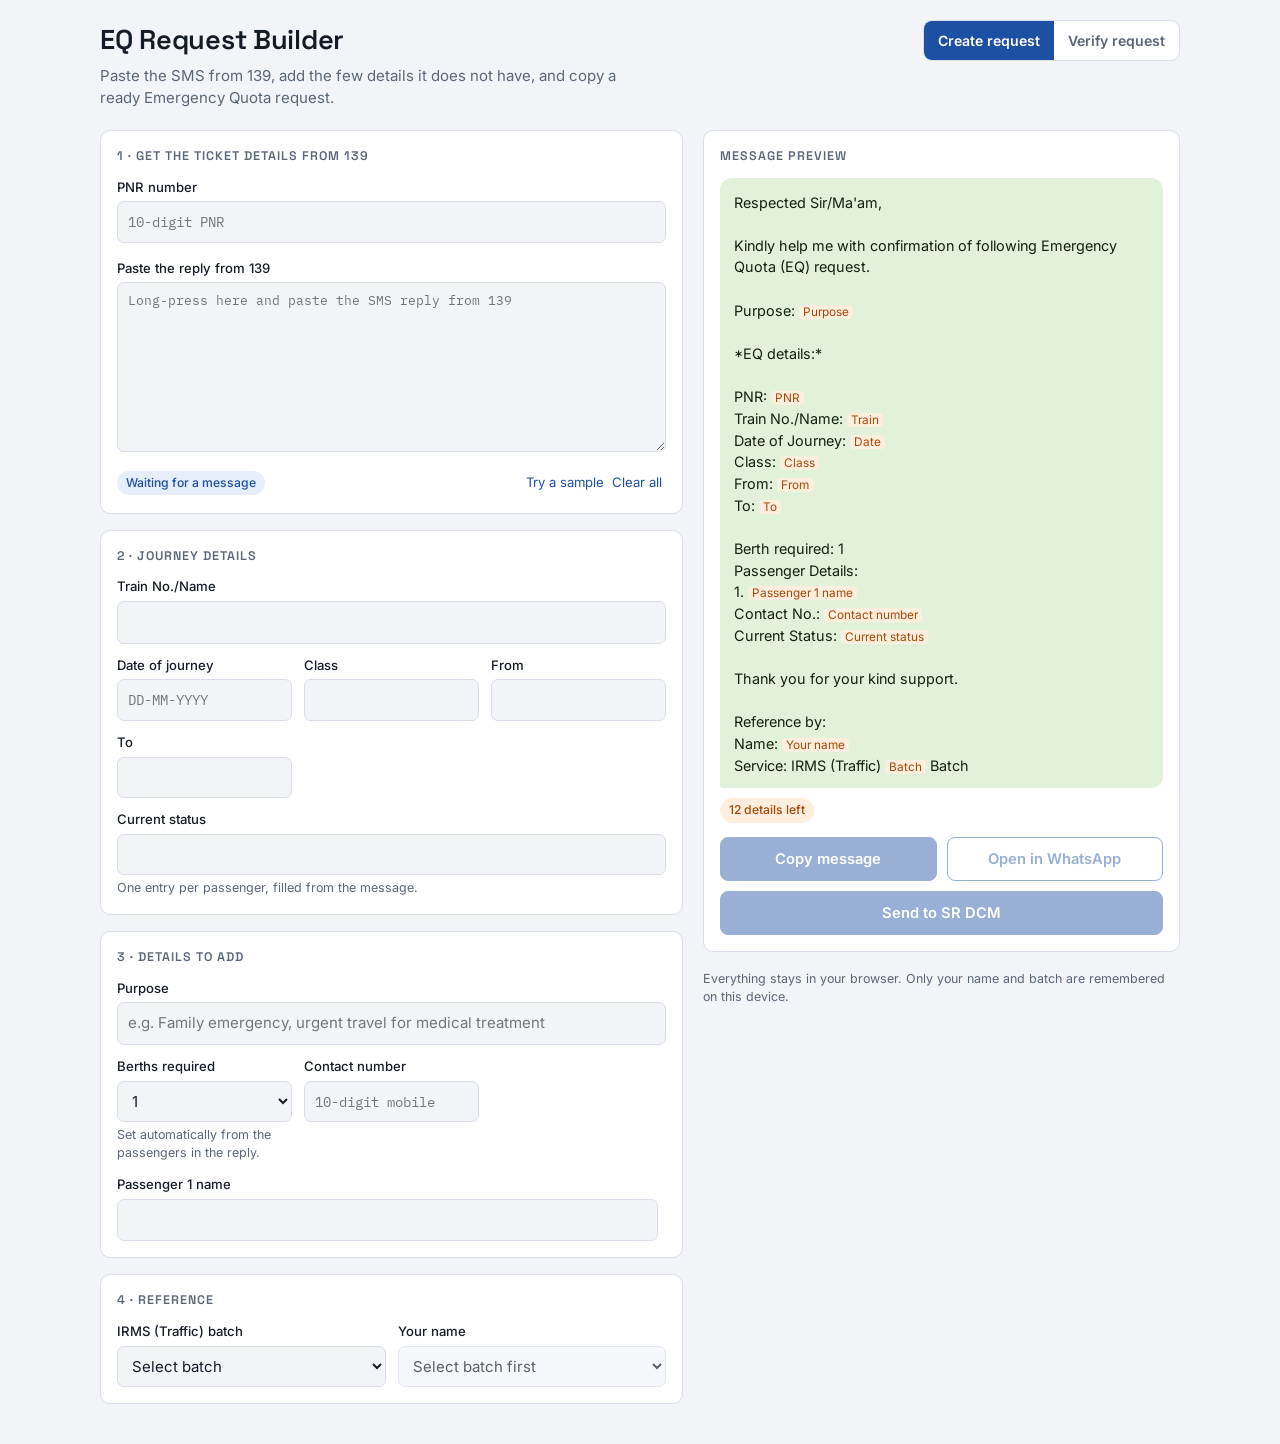
<file: index (1).html>
<!doctype html>
<html lang="en">
<head>
<meta charset="utf-8">
<meta name="viewport" content="width=device-width, initial-scale=1">
<meta name="robots" content="noindex, nofollow">
<style>:root{color-scheme:light}body{margin:0}[hidden]{display:none!important}</style>
<title>EQ Request Builder</title>
<meta name="claude:viewport-fit-sides" content="cover">
<link rel="stylesheet" href="https://fonts.googleapis.com/css2?family=Inter:wght@400;500;600&family=IBM+Plex+Mono:wght@400;500&family=Space+Grotesk:wght@500;600&display=swap">
<style>
/* Layout: form column on the left, sticky WhatsApp-style message preview on the right; stacks on phones. */
:root {
  --bg: #f2f4f8;
  --surface: #ffffff;
  --fg: #161c27;
  --muted: #5b6678;
  --line: #d8dde7;
  --accent: #1d4fa3;
  --accent-fg: #ffffff;
  --accent-soft: #e6eefb;
  --warn: #a8480a;
  --warn-soft: #fdeedd;
  --ok: #17713f;
  --ok-soft: #e1f3e8;
  --bad: #b3261e;
  --bad-soft: #fbe6e4;
  --bubble: #e2f2da;
  --bubble-fg: #14210f;
  --font-body: "Inter", system-ui, -apple-system, "Segoe UI", sans-serif;
  --font-head: "Space Grotesk", "Inter", system-ui, sans-serif;
  --font-mono: "IBM Plex Mono", ui-monospace, "SF Mono", Menlo, monospace;
}
@media (prefers-color-scheme: dark) {
  :root:not([data-theme="light"]) {
    --bg: #0f141c; --surface: #171e29; --fg: #e8ecf3; --muted: #9aa5b8; --line: #2a3342;
    --accent: #7aa7f0; --accent-fg: #0b1220; --accent-soft: #1c2b47;
    --warn: #f0a35e; --warn-soft: #3a2a17; --ok: #5fd08e; --ok-soft: #14301f; --bad: #f2938d; --bad-soft: #3d1f1d;
    --bubble: #1f3a2a; --bubble-fg: #e4f3e8; color-scheme: dark;
  }
}
:root[data-theme="dark"] {
  --bg: #0f141c; --surface: #171e29; --fg: #e8ecf3; --muted: #9aa5b8; --line: #2a3342;
  --accent: #7aa7f0; --accent-fg: #0b1220; --accent-soft: #1c2b47;
  --warn: #f0a35e; --warn-soft: #3a2a17; --ok: #5fd08e; --ok-soft: #14301f; --bad: #f2938d; --bad-soft: #3d1f1d;
  --bubble: #1f3a2a; --bubble-fg: #e4f3e8; color-scheme: dark;
}
* { box-sizing: border-box; }
body {
  background: var(--bg); color: var(--fg); font-family: var(--font-body); font-size: 15px; line-height: 1.5;
  padding-left: max(16px, env(safe-area-inset-left, 0px));
  padding-right: max(16px, env(safe-area-inset-right, 0px));
  padding-block: 20px 40px;
}
.wrap { max-width: 1080px; margin: 0 auto; }
header { margin-bottom: 20px; }
h1 { font-family: var(--font-head); font-weight: 600; font-size: 1.7rem; letter-spacing: -0.01em; margin: 0 0 4px; text-wrap: balance; }
header p { margin: 0; color: var(--muted); max-width: 60ch; }
.cols { display: grid; grid-template-columns: minmax(0, 1.1fr) minmax(0, 0.9fr); gap: 20px; align-items: start; }
@media (max-width: 860px) { .cols { grid-template-columns: minmax(0, 1fr); } }
.stack { display: flex; flex-direction: column; gap: 16px; min-width: 0; }
section.card { background: var(--surface); border: 1px solid var(--line); border-radius: 10px; padding: 16px; min-width: 0; }
h2 { font-family: var(--font-head); font-weight: 600; font-size: 0.78rem; letter-spacing: 0.08em; text-transform: uppercase; color: var(--muted); margin: 0 0 12px; }
label { display: block; font-size: 0.82rem; font-weight: 500; margin-bottom: 4px; }
input, select, textarea {
  width: 100%; font: inherit; color: var(--fg); background: var(--bg); border: 1px solid var(--line);
  border-radius: 7px; padding: 9px 10px; min-width: 0;
}
textarea { font-family: var(--font-mono); font-size: 0.8rem; line-height: 1.45; resize: vertical; min-height: 170px; }
input:focus-visible, select:focus-visible, textarea:focus-visible, button:focus-visible, a.btn:focus-visible {
  outline: 2px solid var(--accent); outline-offset: 1px;
}
.mono { font-family: var(--font-mono); font-size: 0.9rem; }
.grid { display: grid; grid-template-columns: repeat(auto-fit, minmax(150px, 1fr)); gap: 12px; }
.grid .wide { grid-column: 1 / -1; }
.field { min-width: 0; }
.hint { font-size: 0.78rem; color: var(--muted); margin: 4px 0 0; }
.hint.err { color: var(--warn); }
.status { display: flex; align-items: center; justify-content: space-between; gap: 10px; margin-top: 10px; flex-wrap: wrap; }
.chip { display: inline-block; font-size: 0.76rem; font-weight: 500; padding: 3px 9px; border-radius: 999px; background: var(--accent-soft); color: var(--accent); }
.chip.ok { background: var(--ok-soft); color: var(--ok); }
.chip.warn { background: var(--warn-soft); color: var(--warn); }
.linkbtn { background: none; border: 0; color: var(--accent); font: inherit; font-size: 0.82rem; cursor: pointer; padding: 4px; width: auto; }
.pax { display: flex; flex-direction: column; gap: 10px; margin-top: 12px; }
.pax .row { display: grid; grid-template-columns: minmax(0, 1fr) auto; gap: 8px; align-items: end; }
.pax .tag { font-family: var(--font-mono); font-size: 0.78rem; padding: 9px 8px; color: var(--muted); white-space: nowrap; }
.preview { position: sticky; top: 16px; }
@media (max-width: 860px) { .preview { position: static; } }
.bubble {
  background: var(--bubble); color: var(--bubble-fg); border-radius: 12px 12px 12px 3px; padding: 14px 14px 12px;
  white-space: pre-wrap; overflow-wrap: anywhere; font-size: 0.9rem; line-height: 1.5;
}
mark.missing { background: var(--warn-soft); color: var(--warn); border-radius: 4px; padding: 0 4px; font-size: 0.82em; }
.actions { display: flex; gap: 10px; margin-top: 14px; flex-wrap: wrap; }
.btn {
  font: inherit; font-weight: 600; font-size: 0.92rem; border-radius: 8px; padding: 10px 16px; cursor: pointer;
  border: 1px solid var(--accent); background: var(--accent); color: var(--accent-fg); text-decoration: none;
  text-align: center; flex: 1 1 140px; width: auto;
}
.btn.alt { background: transparent; color: var(--accent); }
.btn[aria-disabled="true"], .btn:disabled { opacity: 0.45; cursor: not-allowed; }
#fallback { display: none; margin-top: 12px; min-height: 140px; }
label.gap { margin-top: 16px; }
header.top { display: flex; justify-content: space-between; align-items: flex-start; gap: 12px 24px; flex-wrap: wrap; }
.tabs { display: flex; border: 1px solid var(--line); border-radius: 9px; overflow: hidden; background: var(--surface); }
.tabs button { font: inherit; font-weight: 600; font-size: 0.88rem; padding: 9px 14px; border: 0; background: transparent; color: var(--muted); cursor: pointer; width: auto; }
.tabs button[aria-current="page"] { background: var(--accent); color: var(--accent-fg); }
.muted { color: var(--muted); }
.verdict { border-radius: 8px; padding: 12px 14px; background: var(--bg); color: var(--muted); font-size: 0.92rem; overflow-wrap: anywhere; }
.verdict.v-ok { background: var(--ok-soft); color: var(--ok); }
.verdict.v-warn { background: var(--warn-soft); color: var(--warn); }
.verdict.v-bad { background: var(--bad-soft); color: var(--bad); }
.verdict ul { margin: 8px 0 0; padding-left: 18px; }
.verdict .sub { display: block; margin-top: 6px; font-weight: 400; font-size: 0.82rem; }
dl.det { display: grid; grid-template-columns: max-content minmax(0, 1fr); gap: 6px 14px; margin: 14px 0 0; font-size: 0.85rem; }
dl.det dt { color: var(--muted); }
dl.det dd { margin: 0; font-family: var(--font-mono); overflow-wrap: anywhere; }
#reqText, #rosterText { min-height: 140px; }
.btn.wide { flex-basis: 100%; }
.dcm { margin-top: 18px; padding-top: 14px; border-top: 1px solid var(--line); }
.dcm h2 { margin-bottom: 10px; }
.dcmresult { margin-top: 12px; display: flex; flex-direction: column; gap: 10px; }
.dcmresult .hint { margin: 0; }
.contact { border: 1px solid var(--line); border-radius: 8px; padding: 10px 12px; display: flex; gap: 10px 14px; align-items: center; justify-content: space-between; flex-wrap: wrap; }
.contact .who { min-width: 0; overflow-wrap: anywhere; }
.contact .num { font-family: var(--font-mono); font-size: 0.85rem; color: var(--muted); }
.contact a.btn { flex: 0 0 auto; padding: 8px 14px; }
.smsbox { margin-top: 12px; padding: 12px; border: 1px dashed var(--line); border-radius: 8px; }
.smsbox .hint { margin: 0 0 6px; }
.smstext { margin: 0 0 4px; padding: 8px 10px; background: var(--accent-soft); color: var(--accent); border-radius: 6px; user-select: all; }
.smsbox .actions { margin-top: 8px; margin-bottom: 8px; }
footer { margin-top: 18px; color: var(--muted); font-size: 0.78rem; }
@media (prefers-reduced-motion: no-preference) { .btn, input, select, textarea { transition: border-color .15s, opacity .15s; } }
</style>

</head>
<body>
<div class="wrap">
  <header class="top">
    <div>
      <h1>EQ Request Builder</h1>
      <p>Paste the SMS from 139, add the few details it does not have, and copy a ready Emergency Quota request.</p>
    </div>
    <nav class="tabs" aria-label="Sections">
      <button type="button" id="tabCreate" aria-current="page">Create request</button>
      <button type="button" id="tabVerify" aria-current="false">Verify request</button>
    </nav>
  </header>

  <div class="cols" id="viewCreate">
    <div class="stack">
      <section class="card">
        <h2>1 &middot; Get the ticket details from 139</h2>
        <div class="field"><label for="pnr">PNR number</label><input id="pnr" class="mono" inputmode="numeric" maxlength="10" placeholder="10-digit PNR" autocomplete="off"></div>
        <div class="smsbox" id="smsbox" hidden>
          <p class="hint">Send this SMS to <strong>139</strong>:</p>
          <p class="smstext mono" id="smsText"></p>
          <div class="actions">
            <a class="btn" id="smsLink" href="#">Open SMS app</a>
            <button type="button" class="btn alt" id="copySms">Copy SMS text</button>
          </div>
          <p class="hint">If your SMS app does not open, copy the text and send it to 139 yourself. A web page cannot read your SMS inbox, so paste the reply below.</p>
        </div>
        <label for="sms" class="gap">Paste the reply from 139</label>
        <textarea id="sms" spellcheck="false" placeholder="Long-press here and paste the SMS reply from 139"></textarea>
        <div class="status">
          <span class="chip" id="parseChip">Reading…</span>
          <span><button type="button" class="linkbtn" id="sample">Try a sample</button><button type="button" class="linkbtn" id="clearSms">Clear all</button></span>
        </div>
      </section>

      <section class="card">
        <h2>2 &middot; Journey details</h2>
        <div class="grid">
          <div class="field wide"><label for="train">Train No./Name</label><input id="train" autocomplete="off"></div>
          <div class="field"><label for="date">Date of journey</label><input id="date" class="mono" placeholder="DD-MM-YYYY" autocomplete="off"></div>
          <div class="field"><label for="cls">Class</label><input id="cls" class="mono" autocomplete="off"></div>
          <div class="field"><label for="from">From</label><input id="from" class="mono" autocomplete="off"></div>
          <div class="field"><label for="to">To</label><input id="to" class="mono" autocomplete="off"></div>
          <div class="field wide"><label for="status">Current status</label><input id="status" class="mono" autocomplete="off"><p class="hint">One entry per passenger, filled from the message.</p></div>
        </div>
      </section>

      <section class="card">
        <h2>3 &middot; Details to add</h2>
        <div class="grid">
          <div class="field wide"><label for="purpose">Purpose</label><input id="purpose" placeholder="e.g. Family emergency, urgent travel for medical treatment" autocomplete="off"></div>
          <div class="field"><label for="berths">Berths required</label>
            <select id="berths"></select>
            <p class="hint" id="berthHint">Set automatically from the passengers in the message.</p>
          </div>
          <div class="field"><label for="contact">Contact number</label><input id="contact" class="mono" inputmode="tel" placeholder="10-digit mobile" autocomplete="off"><p class="hint err" id="contactHint" hidden>Enter a 10-digit mobile number.</p></div>
        </div>
        <div class="pax" id="pax"></div>
      </section>

      <section class="card">
        <h2>4 &middot; Reference</h2>
        <div class="grid">
          <div class="field"><label for="batch">IRMS (Traffic) batch</label>
            <select id="batch">
              <option value="">Select batch</option>
              <option>2022</option><option>2023</option><option>2024</option><option>2025</option>
            </select>
          </div>
          <div class="field"><label for="refName">Your name</label>
            <select id="refName" disabled><option value="">Select batch first</option></select>
          </div>
          <div class="field wide" id="refOtherBox" hidden>
            <label for="refOther">Your full name</label>
            <input id="refOther" autocomplete="name">
            <p class="hint">Your name is not on the officer list yet, so type it here.</p>
          </div>
        </div>
      </section>
    </div>

    <aside class="preview">
      <section class="card">
        <h2>Message preview</h2>
        <div class="bubble" id="bubble" aria-live="polite"></div>
        <div class="status"><span class="chip" id="readyChip"></span></div>
        <div class="actions">
          <button type="button" class="btn" id="copy">Copy message</button>
          <a class="btn alt" id="wa" href="#" target="_blank" rel="noopener">Open in WhatsApp</a>
          <button type="button" class="btn wide" id="dcmBtn" aria-expanded="false" disabled>Send to SR DCM</button>
        </div>
        <textarea id="fallback" readonly aria-label="Message text to copy"></textarea>
        <div class="dcm" id="dcmPanel" hidden>
          <h2>Send to SR DCM</h2>
          <div class="grid">
            <div class="field"><label for="dcmZone">Zone</label><select id="dcmZone"></select></div>
            <div class="field"><label for="dcmDiv">Division</label><select id="dcmDiv" disabled></select></div>
          </div>
          <div class="dcmresult" id="dcmResult"></div>
          <p class="hint">Numbers are taken from the Indian Railway Officers CUG Directory and may be out of date. If a message does not reach the officer, check the number.</p>
        </div>
      </section>
      <footer>Everything stays in your browser. Only your name and batch are remembered on this device.</footer>
    </aside>
  </div>

  <div class="cols" id="viewVerify" hidden>
    <div class="stack">
      <section class="card">
        <h2>Paste the request</h2>
        <label for="reqText">Request received from a batchmate</label>
        <textarea id="reqText" spellcheck="false" placeholder="Paste the complete request message here"></textarea>
      </section>
    </div>
    <aside class="preview">
      <section class="card">
        <h2>Result</h2>
        <div class="verdict" id="verdict">Paste a request to check it.</div>
        <dl class="det" id="details"></dl>
        <p class="hint" id="rosterInfo"></p>
      </section>
    </aside>
  </div>
</div>

<script type="text/plain" id="rosterData">
# IRMS (Traffic) officer list. One officer per line as: Name, Batch
# Lines starting with # are ignored.
# updated: 22-11-2026
Abhishek Dange, 2023
Prabhakar Verma, 2023
Hitesh Sharma, 2023
Adesh Sharma, 2023
Anukriti Tomar, 2023
Khyati Goyal, 2023
Rishab Prasad, 2023
Bharti Sahu, 2023
Vedanshi, 2023
Monika Srivastava, 2023
Dev Prabhaker Singh Tomar, 2024
Rituraj Sarma, 2023
Asha Kumari Meena, 2024
Vinay Saroha, 2023
Gaurav Singh, 2024
Manthan Jindal, 2024
Tanaka D Anand, 2024
Rupali Dixit, 2023
Karthik D, 2023
Ahras A N, 2023
Sadawarte Anand Rajesh, 2024
Thanuj Kumar K, 2023
Shubham Shandilya, 2023
Sanagavarapu Sai Bhargava, 2024
Sachin Gurjar, 2023
Bhukya Ananth, 2023
Sachin, 2024
Jayant Garg, 2023
Sanjay Yadav, 2023
Muhammed Swalah T A, 2024
Pranshu Gupta, 2023
T Vijayakumar, 2023
Raja Prabu M, 2024
Deepak Meena, 2024
Kadumuri Hari Prasad Raju, 2023
Nivedita Chandra, 2023
Roshan Prajapat, 2023
Kunal Haritas, 2024
Indumathi K, 2023
Harsh Vardhan Singh, 2023
Vaibhav Vishal, 2024
Prince Arshdeep Singh Wander, 2023
Roopak Sharma, 2023
Deepak Kumar Meena, 2023
Atul Sharma, 2023
Nishu Tyagi, 2023
Sneha Panna, 2023
Mihir Raj, 2024
K Harikrishnan, 2024
Rupam Singh, 2023
Laxman Meena, 2023
Thejaswini N, 2023
Neeraj Songara, 2023
Sant Kumar Meelu, 2023
Dinash Kumar, 2023
Vinay Soni, 2024
Suvan Sharma, 2023
Kshitiz Patel, 2023
Pradeep Goyal, 2023
Anshu Kumari, 2023
Prachi Rathi, 2023
Atif Waquar Ekram Ansari, 2023
Akhilesh Kumar Verma, 2024
Pawan Panday, 2023
Nikhil Kumar Singh, 2023
</script>

<script type="text/plain" id="dcmData">
# Sr. DCM contact list from the Indian Railway Officers CUG Directory.
# One per line as: Zone, Division, Label, 10-digit CUG number. Lines starting with # are ignored.
Central Railway (CR), Mumbai, SR DCM, 8828119950
Central Railway (CR), Nagpur, SR DCM, 7219612950
Central Railway (CR), Bhusawal, Sr.DCM/BSL, 7219611950
Central Railway (CR), Pune, Sr.DCM, 7219613950
Central Railway (CR), Solapur, Sr. DCM, 7219614950
Northern Railway (NR), Ambala, SR.DCM/UMB, 9729539950
Northern Railway (NR), Ambala, SR.DCM, 9729539901
Northern Railway (NR), New Delhi, SRDCM, 9717631951
Northern Railway (NR), Moradabad, SR DCM, 9760534950
Northern Railway (NR), Lucknow, SR.DCM, 9794833950
Northern Railway (NR), Firozpur, SR.DCM, 9779233900
North East Frontier Railway (NFR), Rangiya, SR.DCM, 9957554950
North East Frontier Railway (NFR), Alipurduar, SR.DCM, 9002052950
North East Frontier Railway (NFR), Katihar, SR.DCM, 9771441950
North East Frontier Railway (NFR), Lumding, SR.DCM, 9957553950
North East Frontier Railway (NFR), Tinsukia, DCM/TSK (no Sr DCM listed), 9957555950
Eastern Railway (ER), Howrah, SR.DCM, 9002022950
Eastern Railway (ER), Sealdah, SR.DCM, 9002021950
Eastern Railway (ER), Maldah, SR.DCM/MLDT, 9002024950
Eastern Railway (ER), Asansol, SR.D.C.M, 9002023950
South Eastern Railway (SER), Adra, Sr.DCM, 9002083950
South Eastern Railway (SER), Chakradharpur, SR.DCM, 9771482950
South Eastern Railway (SER), Kharagpur, SR.DCM, 9002081950
South Eastern Railway (SER), Ranchi, SR.DCM, 9771484950
North Western Railway (NWR), Bikaner, SR/DCM, 9001197950
North Western Railway (NWR), Jodhpur, SR.DCM, 9001198950
North Western Railway (NWR), Jaipur, SR.DCM, 9001199950
North Western Railway (NWR), Ajmer, SR.DCM, 9001196950
East Coast Railway (ECoR), Waltair, SR.DCM, 8978080950
East Coast Railway (ECoR), Khurda Road, No Sr DCM listed, 
East Coast Railway (ECoR), Sambalpur, SR.DCM, 8455886950
North Eastern Railway (NER), Varanasi, SR DCM, 9794843950
North Eastern Railway (NER), Izzatnagar, SR.DCM, 9760541950
North Eastern Railway (NER), Lucknow Junction, SR.DCM, 9794842950
South Western Railway (SWR), Mysore, SR.DCM, 9731667950
South Western Railway (SWR), Bangalore, SR.DCM, 9731666950
South Western Railway (SWR), Hubli, SR.DCM, 9731668950
Western Railway (WR), Ahmedabad, SR.DCM, 9724093950
Western Railway (WR), Mumbai Central, SR.DCM, 9004499950
Western Railway (WR), Vadodara, SR.DCM, 9724091950
Western Railway (WR), Bhavnagar, DCM/BVP (no Sr DCM listed), 9724097950
Western Railway (WR), Rajkot, SR.DCM /RJT, 9724094950
Western Railway (WR), Ratlam, SR.DCM, 9752492950
Southern Railway (SR), Chennai, SR DCM, 9003061950
Southern Railway (SR), Madurai, SR.DCM, 9003862950
Southern Railway (SR), Palghat, SR.DCM, 9746763950
Southern Railway (SR), Salem, SR.DCM (1 of 2 listed), 9003956950
Southern Railway (SR), Salem, SR.DCM (2 of 2 listed), 9003956951
Southern Railway (SR), Tiruchirappalli, SR.DCM, 9003864950
Southern Railway (SR), Trivandrum, SR.DCM/TVC, 9746769950
South Central Railway (SCR), Vijayawada, SR.DCM/BZA, 9701373950
South Central Railway (SCR), Guntur, SR.DCM/GNT, 9701379950
South Central Railway (SCR), Guntakal, SR.DCM/GTL, 9701374950
South Central Railway (SCR), Hyderabad, SR.DCM/HYB, 9701372950
South Central Railway (SCR), Nanded, SR.DCM/NED, 9701359950
South Central Railway (SCR), Secunderabad, SR.DCM/SC, 9701371950
North Central Railway (NCR), Allahabad, SR.DCM, 9794837950
North Central Railway (NCR), Jhansi, SR.DCM, 9794838950
North Central Railway (NCR), Agra, SR.DCM, 9760536950
West Central Railway (WCR), Bhopal, SR.DCM, 9752416950
West Central Railway (WCR), Jabalpur, Sr.DCM, 9752418950
West Central Railway (WCR), Kota, SR.DCM, 9001017950
South East Central Railway (SECR), Bilaspur, SR DCM, 9752876950
South East Central Railway (SECR), Nagpur, SR.DCM, 9730078950
South East Central Railway (SECR), Raipur, SR.DCM, 9752877950
East Central Railway (ECR), Sonpur, SR.DCM, 9771429950
East Central Railway (ECR), Pt. Deen Dayal Upadhyaya, SR.DCM/MGS, 9794848950
East Central Railway (ECR), Danapur, SRDCM/DNR, 9771449950
East Central Railway (ECR), Dhanbad, SRDCMDHN, 9771426950
East Central Railway (ECR), Samastipur, No Sr DCM listed, 
</script>

<script>
(function () {
  var $ = function (id) { return document.getElementById(id); };
  var pax = [];      // parsed passenger statuses
  var names = [];    // typed passenger names

  // berth dropdown 1..6
  for (var i = 1; i <= 6; i++) { var o = document.createElement('option'); o.value = i; o.textContent = i; $('berths').appendChild(o); }

  function parse(t) {
    var o = {}, m;
    if ((m = t.match(/PNR\s*:?\s*(\d{10})/i))) o.pnr = m[1];
    if ((m = t.match(/Train\s*:\s*(\d{4,5})\s+([^\r\n]+)/i))) o.train = m[1] + ' - ' + m[2].trim();
    if ((m = t.match(/Journey\s*Dt\s*:\s*(\d{2}-\d{2}-\d{4})/i))) o.date = m[1];
    if ((m = t.match(/BoardingStn\s*:\s*([A-Za-z0-9]+)/i))) o.from = m[1].toUpperCase();
    if ((m = t.match(/ReservedUpTo\s*:\s*([A-Za-z0-9]+)/i))) o.to = m[1].toUpperCase();
    if ((m = t.match(/CLASS\s*:\s*([A-Za-z0-9]+)/i))) o.cls = m[1].toUpperCase();
    var re = /P(\d+)\s*:\s*Booking Status\s*:\s*[^;\r\n]+;\s*Current Status\s*:\s*([^\r\n]+)/gi;
    o.pax = [];
    while ((m = re.exec(t))) o.pax.push(m[2].trim());
    return o;
  }

  function applyParse() {
    var p = parse($('sms').value);
    var found = 0, total = 7;
    var typed = $('pnr').value.replace(/\D/g, '');
    var mismatch = typed.length === 10 && p.pnr && typed !== p.pnr;
    ['pnr', 'train', 'date', 'from', 'to', 'cls'].forEach(function (k) {
      if (p[k]) { $(k).value = p[k]; found++; }
    });
    if (p.pax.length) {
      found++;
      pax = p.pax;
      $('status').value = pax.join(', ');
      var n = Math.min(6, pax.length);
      $('berths').value = String(n);
      $('berthHint').textContent = 'Set from ' + pax.length + ' passenger' + (pax.length === 1 ? '' : 's') + ' in the message (P1' + (pax.length > 1 ? ' to P' + pax.length : '') + '). You can change it.';
      buildNames();
    } else { pax = []; $('berthHint').textContent = $('sms').value.trim() ? 'No passengers found in the message, choose the number.' : 'Set automatically from the passengers in the reply.'; buildNames(); }
    var chip = $('parseChip');
    if (!$('sms').value.trim()) { chip.textContent = 'Waiting for a message'; chip.className = 'chip'; }
    else if (mismatch) { chip.textContent = 'The PNR in this reply differs from the one you typed. Details were taken from the reply.'; chip.className = 'chip warn'; }
    else if (found === total) { chip.textContent = 'All details read (' + pax.length + ' passenger' + (pax.length === 1 ? '' : 's') + ')'; chip.className = 'chip ok'; }
    else { chip.textContent = 'Read ' + found + ' of ' + total + ' details, fill the rest below'; chip.className = 'chip warn'; }
    render();
  }

  function buildNames() {
    var n = parseInt($('berths').value, 10) || 1;
    var box = $('pax');
    // keep what was typed
    var cur = box.querySelectorAll('.pname');
    for (var i = 0; i < cur.length; i++) names[i] = cur[i].value;
    box.innerHTML = '';
    for (var j = 0; j < n; j++) {
      var row = document.createElement('div'); row.className = 'row';
      var f = document.createElement('div'); f.className = 'field';
      var l = document.createElement('label'); l.htmlFor = 'pn' + j; l.textContent = 'Passenger ' + (j + 1) + ' name';
      var inp = document.createElement('input'); inp.id = 'pn' + j; inp.className = 'pname'; inp.autocomplete = 'off';
      inp.value = names[j] || '';
      inp.addEventListener('input', render);
      f.appendChild(l); f.appendChild(inp); row.appendChild(f);
      if (pax[j]) { var tg = document.createElement('span'); tg.className = 'tag'; tg.textContent = pax[j]; row.appendChild(tg); }
      box.appendChild(row);
    }
  }

  function contactValue() {
    var d = $('contact').value.replace(/\D/g, '');
    if (d.length === 12 && d.indexOf('91') === 0) d = d.slice(2);
    if (d.length === 11 && d.charAt(0) === '0') d = d.slice(1);
    return /^\d{10}$/.test(d) ? d : '';
  }

  function build() {
    var v = function (id, label) { var s = $(id).value.trim(); return s || '⟦' + label + '⟧'; };
    var n = parseInt($('berths').value, 10) || 1;
    var lines = [];
    lines.push('Respected Sir/Ma\'am,', '');
    lines.push('Kindly help me with confirmation of following Emergency Quota (EQ) request.', '');
    lines.push('Purpose: ' + v('purpose', 'Purpose'), '');
    lines.push('*EQ details:*', '');
    lines.push('PNR: ' + v('pnr', 'PNR'));
    lines.push('Train No./Name: ' + v('train', 'Train'));
    lines.push('Date of Journey: ' + v('date', 'Date'));
    lines.push('Class: ' + v('cls', 'Class'));
    lines.push('From: ' + v('from', 'From'));
    lines.push('To: ' + v('to', 'To'), '');
    lines.push('Berth required: ' + n);
    lines.push('Passenger Details:');
    var pn = document.querySelectorAll('.pname');
    for (var i = 0; i < n; i++) {
      var nm = pn[i] ? pn[i].value.trim() : '';
      lines.push((i + 1) + '. ' + (nm || '⟦Passenger ' + (i + 1) + ' name⟧'));
    }
    var c = contactValue();
    lines.push('Contact No.: ' + (c || '⟦Contact number⟧'));
    lines.push('Current Status: ' + v('status', 'Current status'), '');
    lines.push('Thank you for your kind support.', '');
    lines.push('Reference by:');
    var rn = $('refName').value;
    if (rn === '__other__') rn = $('refOther').value.trim();
    lines.push('Name: ' + (rn || '⟦Your name⟧'));
    var b = $('batch').value;
    lines.push('Service: IRMS (Traffic) ' + (b || '⟦Batch⟧') + ' Batch');
    return lines.join('\n');
  }

  function esc(s) { return s.replace(/&/g, '&amp;').replace(/</g, '&lt;').replace(/>/g, '&gt;'); }

  var isIOS = /iPhone|iPad|iPod/i.test(navigator.userAgent);
  function updateSms() {
    var d = $('pnr').value.replace(/\D/g, '');
    var ok = d.length === 10;
    $('smsbox').hidden = !ok;
    if (ok) {
      var body = 'PNR ' + d;
      $('smsText').textContent = body;
      $('smsLink').href = 'sms:139' + (isIOS ? '&' : '?') + 'body=' + encodeURIComponent(body);
    }
  }

  function render() {
    updateSms();
    var txt = build();
    var missing = (txt.match(/⟦/g) || []).length;
    $('bubble').innerHTML = esc(txt).replace(/⟦(.*?)⟧/g, '<mark class="missing">$1</mark>');
    var chip = $('readyChip');
    if (missing) { chip.textContent = missing + ' detail' + (missing === 1 ? '' : 's') + ' left'; chip.className = 'chip warn'; }
    else { chip.textContent = 'Ready to send'; chip.className = 'chip ok'; }
    $('copy').disabled = !!missing;
    var wa = $('wa');
    wa.setAttribute('aria-disabled', missing ? 'true' : 'false');
    wa.href = missing ? '#' : 'https://wa.me/?text=' + encodeURIComponent(txt);
    renderDcm(txt, !!missing);
    var ch = $('contact').value.trim();
    $('contactHint').hidden = !ch || !!contactValue();
    $('fallback').style.display = 'none';
    try { localStorage.setItem('eq-ref', JSON.stringify({ n: $('refName').value, o: $('refOther').value, b: $('batch').value })); } catch (e) {}
  }

  $('wa').addEventListener('click', function (e) { if (this.getAttribute('aria-disabled') === 'true') e.preventDefault(); });

  $('copy').addEventListener('click', function () {
    var txt = build();
    var btn = this;
    function done() { btn.textContent = 'Copied'; setTimeout(function () { btn.textContent = 'Copy message'; }, 2000); }
    function fallback() {
      var fb = $('fallback'); fb.value = txt; fb.style.display = 'block'; fb.focus(); fb.select();
      btn.textContent = 'Select and copy below'; setTimeout(function () { btn.textContent = 'Copy message'; }, 3000);
    }
    try {
      navigator.clipboard.writeText(txt).then(done, fallback);
    } catch (e) { fallback(); }
  });

  $('clearSms').addEventListener('click', function () {
    $('sms').value = '';
    ['pnr', 'train', 'date', 'from', 'to', 'cls', 'status'].forEach(function (k) { $(k).value = ''; });
    pax = []; buildNames(); applyParse();
    $('sms').focus();
  });

  $('sms').addEventListener('input', applyParse);
  $('berths').addEventListener('change', function () { $('berthHint').textContent = 'Changed manually.'; buildNames(); render(); });
  ['pnr', 'train', 'date', 'cls', 'from', 'to', 'status', 'purpose', 'contact', 'refName', 'refOther', 'batch'].forEach(function (k) {
    $(k).addEventListener('input', render);
    $(k).addEventListener('change', render);
  });
  ['cls', 'from', 'to'].forEach(function (k) {
    $(k).addEventListener('blur', function () { $(k).value = $(k).value.trim().toUpperCase(); render(); });
  });

  // remembered name and batch
  var savedRef = null;
  try { savedRef = JSON.parse(localStorage.getItem('eq-ref') || 'null'); } catch (e) {}

  $('copySms').addEventListener('click', function () {
    var btn = this, t = $('smsText').textContent;
    function ok() { btn.textContent = 'Copied'; setTimeout(function () { btn.textContent = 'Copy SMS text'; }, 2000); }
    function sel() {
      var r = document.createRange(); r.selectNodeContents($('smsText'));
      var s = window.getSelection(); s.removeAllRanges(); s.addRange(r);
    }
    try { navigator.clipboard.writeText(t).then(ok, sel); } catch (e) { sel(); }
  });

  var SAMPLE = [
    'PNR 6712695607',
    'Train : 22405 ANVT GARIB RATH',
    'Journey Dt : 21-11-2026 19:06',
    'BoardingStn : ARA',
    'ReservedUpTo : ANVT',
    'CLASS : 3A',
    'P1 : Booking Status : WL/521/GN ; Current Status : WL/192',
    'P2 : Booking Status : WL/522/GN ; Current Status : WL/193',
    'P3 : Booking Status : WL/523/GN ; Current Status : WL/194',
    'ChartStatus : Chart Not Prepared'
  ].join('\n');
  $('sample').addEventListener('click', function () { $('sms').value = SAMPLE; applyParse(); });

  // ---- Verify view ----
  var roster = [];

  function norm(s) {
    return s.toLowerCase().replace(/\b(shri|smt|sh|mr|mrs|ms|miss|dr|km|kumari)\b/g, ' ').replace(/[^a-z\s]/g, ' ').replace(/\s+/g, ' ').trim();
  }
  function toks(s) { return norm(s).split(' ').filter(Boolean); }

  function parseRoster(text) {
    var out = [], cur = '';
    text.split(/\r?\n/).forEach(function (line) {
      line = line.trim();
      if (!line || line.charAt(0) === '#') return;
      var cells = line.split(/\t|,|;|\|/).map(function (c) { return c.replace(/^["'\s]+|["'\s]+$/g, ''); }).filter(Boolean);
      var batch = '', names = [];
      cells.forEach(function (c) {
        var m = c.match(/\b(2022|2023|2024|2025)\b/);
        if (m) {
          batch = m[1];
          var rest = c.replace(m[0], ' ').replace(/[()\[\]:\-–]/g, ' ').replace(/\b(batch|officers?|irms|traffic)\b/gi, ' ').replace(/\s+/g, ' ').trim();
          if (/[a-z]{2}/i.test(rest)) names.push(rest);
          return;
        }
        if (/[a-z]{2}/i.test(c) && !/^(batch|name|officers?|list|sr\.?\s*no\.?|s\.?\s*no\.?|sl\.?\s*no\.?)$/i.test(c)) names.push(c);
      });
      if (!names.length) { if (batch) cur = batch; return; }
      var nm = names[0].replace(/^\d+[\.\)]\s*/, '').trim();
      if (!nm) return;
      out.push({ name: nm, norm: norm(nm), batch: batch || cur });
    });
    return out;
  }

  function covers(a, b) {
    return a.every(function (x) {
      return b.some(function (y) { return x === y || (x.length === 1 && y.charAt(0) === x) || (y.length === 1 && x.charAt(0) === y); });
    });
  }
  function lev(a, b) {
    var m = a.length, n = b.length, d = [], i, j;
    for (i = 0; i <= m; i++) d[i] = [i];
    for (j = 1; j <= n; j++) d[0][j] = j;
    for (i = 1; i <= m; i++) for (j = 1; j <= n; j++)
      d[i][j] = Math.min(d[i - 1][j] + 1, d[i][j - 1] + 1, d[i - 1][j - 1] + (a.charAt(i - 1) === b.charAt(j - 1) ? 0 : 1));
    return d[m][n];
  }
  function matchName(n) {
    var nn = norm(n), t = toks(n), exact = [], close = [];
    roster.forEach(function (r) {
      var rt = r.norm.split(' ');
      if (r.norm === nn || rt.slice().sort().join(' ') === t.slice().sort().join(' ')) exact.push(r);
      else if ((t.length >= 2 && rt.length >= 2 && (covers(t, rt) || covers(rt, t))) || (nn.length >= 8 && lev(nn, r.norm) <= 2)) close.push(r);
    });
    return { exact: exact, close: close };
  }

  function parseReq(t) {
    var g = function (re) { var m = t.match(re); return m ? m[1].trim() : ''; };
    return {
      name: g(/Reference by:\s*\r?\n\s*Name:\s*([^\r\n]+)/i) || g(/(?:^|\n)\s*Name:\s*([^\r\n]+)/i),
      batch: g(/IRMS\s*\(Traffic\)\s*(\d{4})/i),
      purpose: g(/Purpose:\s*([^\r\n]+)/i),
      pnr: g(/PNR:\s*(\d{10})/i),
      train: g(/Train No\.\/Name:\s*([^\r\n]+)/i),
      date: g(/Date of Journey:\s*([^\r\n]+)/i),
      contact: g(/Contact No\.:\s*([^\r\n]+)/i)
    };
  }

  function verify() {
    var t = $('reqText').value, box = $('verdict'), det = $('details');
    if (!t.trim()) { box.className = 'verdict'; box.textContent = 'Paste a request to check it.'; det.innerHTML = ''; return; }
    var q = parseReq(t);
    var rows = [['Reference name', q.name], ['Batch in request', q.batch], ['Purpose', q.purpose], ['PNR', q.pnr], ['Train', q.train], ['Date of journey', q.date], ['Contact', q.contact]];
    det.innerHTML = rows.map(function (r) {
      return '<dt>' + r[0] + '</dt><dd>' + (r[1] ? esc(r[1]) : '<span class="muted">not found</span>') + '</dd>';
    }).join('');
    var cls = 'verdict', msg = '';
    if (!roster.length) { msg = 'The officer list has not been added yet, so this request cannot be checked.'; }
    else if (!q.name) { cls += ' v-warn'; msg = 'Could not read the reference name. Paste the complete request.'; }
    else {
      var m = matchName(q.name);
      var same = m.exact.filter(function (r) { return r.batch === q.batch; });
      if (same.length) {
        cls += ' v-ok';
        msg = '<strong>Verified.</strong> ' + esc(same[0].name) + ' (' + esc(same[0].batch) + ' batch) is on the list and the batch matches.<span class="sub">A matching name shows the name is real, not who sent the message. Compare the sender\'s number with the officer\'s own number.</span>';
      } else if (m.exact.length) {
        cls += ' v-warn';
        msg = '<strong>Check the batch.</strong> ' + esc(m.exact[0].name) + ' is on the list under ' + esc(m.exact[0].batch || 'no batch') + ', but the request says ' + esc(q.batch || 'no batch') + '.';
      } else if (m.close.length) {
        cls += ' v-warn';
        msg = '<strong>No exact match.</strong> Similar names on the list:<ul>' + m.close.slice(0, 5).map(function (r) { return '<li>' + esc(r.name) + ' (' + esc(r.batch || 'no batch') + ')</li>'; }).join('') + '</ul>';
      } else {
        cls += ' v-bad';
        msg = '<strong>Not found.</strong> No officer named ' + esc(q.name) + ' is on the list.';
      }
    }
    box.className = cls; box.innerHTML = msg;
  }

  function setRoster(text) {
    roster = parseRoster(text);
    var u = text.match(/^#\s*updated:?\s*([^\r\n]+)/im);
    $('rosterInfo').textContent = roster.length ? 'Checked against the IRMS (Traffic) officer list' + (u ? ', updated ' + u[1].trim() : '') + '.' : '';
    verify();
  }

  $('reqText').addEventListener('input', verify);
  setRoster($('rosterData').textContent);

  // ---- Send to SR DCM ----
  var dcm = [];
  var dcmOpen = false;

  function parseDcm(text) {
    var out = [];
    text.split(/\r?\n/).forEach(function (line) {
      line = line.trim();
      if (!line || line.charAt(0) === '#') return;
      var c = line.split(',').map(function (s) { return s.trim(); });
      if (c.length < 2 || !c[0] || !c[1]) return;
      var num = (c[3] || '').replace(/\D/g, '');
      if (num.length === 11 && num.charAt(0) === '0') num = num.slice(1);
      out.push({ zone: c[0], div: c[1], name: c[2] || '', num: /^\d{10}$/.test(num) ? num : '' });
    });
    return out;
  }

  function fillZones() {
    var sel = $('dcmZone'), zones = [];
    dcm.forEach(function (c) { if (zones.indexOf(c.zone) < 0) zones.push(c.zone); });
    zones.sort();
    sel.innerHTML = '<option value="">Select zone</option>' + zones.map(function (z) { return '<option>' + esc(z) + '</option>'; }).join('');
    fillDivs();
  }
  function fillDivs() {
    var z = $('dcmZone').value, sel = $('dcmDiv'), divs = [];
    dcm.forEach(function (c) { if (c.zone === z && divs.indexOf(c.div) < 0) divs.push(c.div); });
    divs.sort();
    sel.innerHTML = '<option value="">' + (z ? 'Select division' : 'Select zone first') + '</option>' + divs.map(function (d) { return '<option>' + esc(d) + '</option>'; }).join('');
    sel.disabled = !z;
  }

  function renderDcm(txt, missing) {
    var panel = $('dcmPanel'), box = $('dcmResult');
    panel.hidden = missing || !dcmOpen;
    $('dcmBtn').disabled = missing;
    $('dcmBtn').setAttribute('aria-expanded', String(!panel.hidden));
    if (panel.hidden) return;
    if (!dcm.length) { box.innerHTML = '<p class="hint">The Sr. DCM contact list has not been added yet.</p>'; return; }
    var z = $('dcmZone').value, d = $('dcmDiv').value;
    if (!z || !d) { box.innerHTML = '<p class="hint">Select the zone and division to see the Sr. DCM contact.</p>'; return; }
    var list = dcm.filter(function (c) { return c.zone === z && c.div === d; });
    box.innerHTML = list.map(function (c) {
      if (!c.num) {
        return '<div class="contact"><div class="who"><strong>' + esc(c.name || 'Sr. DCM') + '</strong>, ' + esc(c.div) +
          '<div class="num">No Sr. DCM number in the directory</div></div></div>';
      }
      return '<div class="contact"><div class="who"><strong>' + esc(c.name || 'Sr. DCM') + '</strong>, ' + esc(c.div) +
        '<div class="num">CUG ' + c.num + '</div></div>' +
        '<a class="btn" target="_blank" rel="noopener" href="https://wa.me/91' + c.num + '?text=' + encodeURIComponent(txt) + '">Open WhatsApp</a></div>';
    }).join('');
  }

  $('dcmBtn').addEventListener('click', function () {
    dcmOpen = !dcmOpen;
    render();
    if (dcmOpen) { try { $('dcmPanel').scrollIntoView({ behavior: 'smooth', block: 'nearest' }); } catch (e) {} }
  });
  $('dcmZone').addEventListener('change', function () { fillDivs(); render(); });
  $('dcmDiv').addEventListener('change', render);
  dcm = parseDcm($('dcmData').textContent);
  fillZones();

  // Reference: batch first, then officers of that batch
  function populateNames(keep) {
    var sel = $('refName'), b = $('batch').value;
    sel.innerHTML = '';
    function add(v, t) { var o = document.createElement('option'); o.value = v; o.textContent = t; sel.appendChild(o); }
    if (!b) { add('', 'Select batch first'); sel.disabled = true; }
    else {
      add('', 'Select your name'); sel.disabled = false;
      roster.filter(function (r) { return r.batch === b; })
        .map(function (r) { return r.name; })
        .sort(function (x, y) { return x.localeCompare(y); })
        .forEach(function (n) { add(n, n); });
      add('__other__', 'My name is not listed');
    }
    if (keep) { sel.value = keep; if (sel.value !== keep) sel.value = ''; }
    $('refOtherBox').hidden = sel.value !== '__other__';
  }
  $('batch').addEventListener('change', function () { populateNames(''); render(); });
  $('refName').addEventListener('change', function () { $('refOtherBox').hidden = this.value !== '__other__'; render(); });
  if (savedRef && savedRef.b) {
    $('batch').value = savedRef.b;
    populateNames(savedRef.n || '');
    if (savedRef.o) $('refOther').value = savedRef.o;
  } else { populateNames(''); }

  // ---- Views ----
  function showView(v) {
    var isV = v === 'verify';
    $('viewCreate').hidden = isV;
    $('viewVerify').hidden = !isV;
    $('tabCreate').setAttribute('aria-current', isV ? 'false' : 'page');
    $('tabVerify').setAttribute('aria-current', isV ? 'page' : 'false');
  }
  $('tabCreate').addEventListener('click', function () { showView('create'); try { location.hash = 'create'; } catch (e) {} });
  $('tabVerify').addEventListener('click', function () { showView('verify'); try { location.hash = 'verify'; } catch (e) {} });
  window.addEventListener('hashchange', function () { showView(location.hash === '#verify' ? 'verify' : 'create'); });
  showView(location.hash === '#verify' ? 'verify' : 'create');

  applyParse();
})();
</script>

</body>
</html>
</file>
